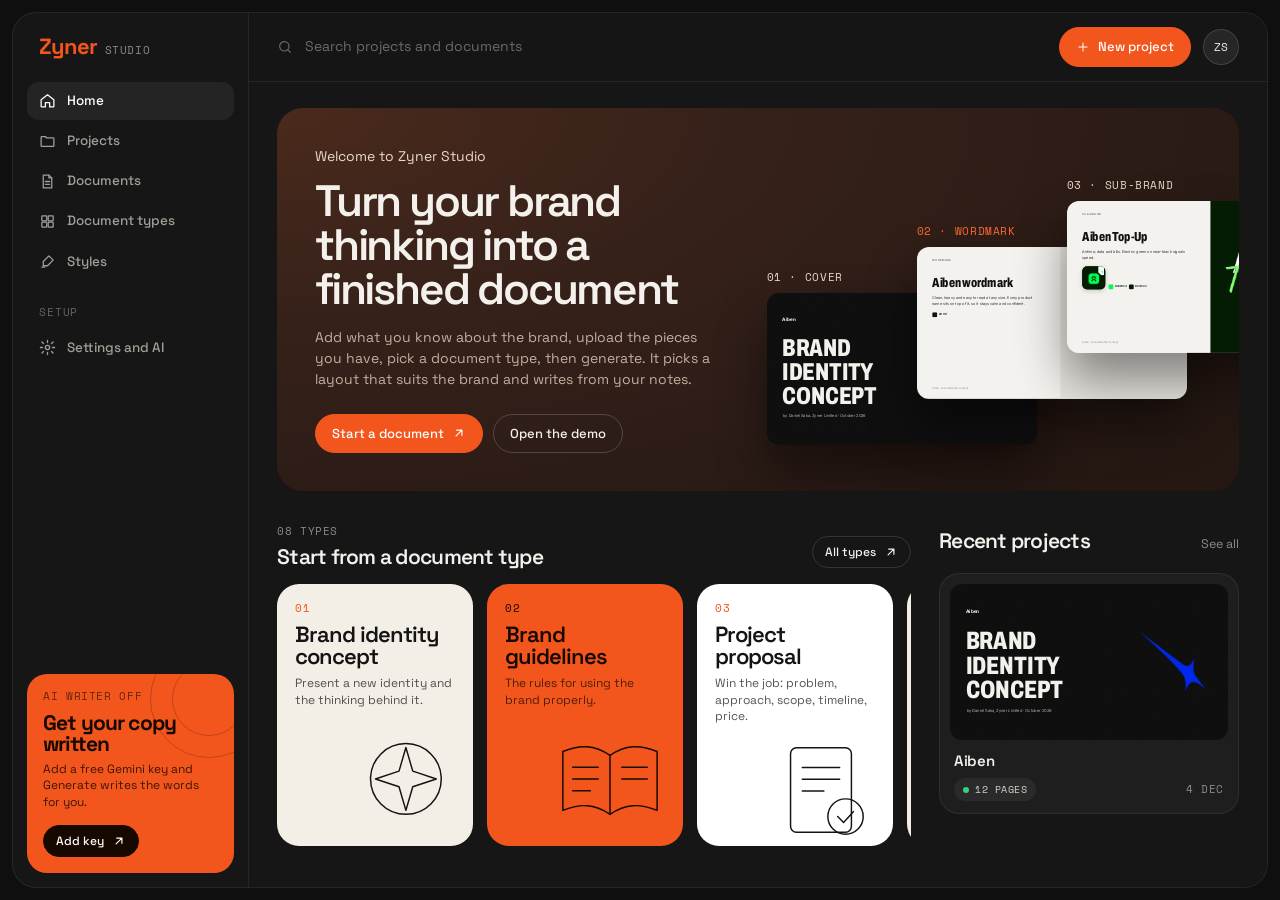
<file: index.html>
<!doctype html>
<html lang="en">
<head>
<meta charset="utf-8">
<meta name="viewport" content="width=device-width, initial-scale=1, viewport-fit=cover">
<title>Zyner Studio</title>
<link rel="preconnect" href="https://fonts.googleapis.com"><link rel="preconnect" href="https://fonts.gstatic.com" crossorigin>
<link href="https://fonts.googleapis.com/css2?family=Archivo:wdth,wght@62..125,400..900&family=Inter:wght@400;500;600;700;800&family=Fraunces:ital,opsz,wght@0,9..144,300..800;1,9..144,300..800&family=Space+Grotesk:wght@300..700&family=Space+Mono:wght@400;700&family=Montserrat:wght@400;500;600;700;800;900&family=Oswald:wght@300..700&family=Source+Sans+3:wght@400;600;700&family=Inter+Tight:wght@400;500;600;700&family=Barlow+Condensed:wght@500;600;700;800&family=DM+Sans:wght@400;500;700&family=Anton&family=Outfit:wght@200..800&family=Manrope:wght@300..800&display=swap" rel="stylesheet">
<link rel="stylesheet" href="app.css">
</head>
<body>
<div id="root"></div>
<div id="printroot"></div>
<div id="toast"></div>
<div id="modal"></div>
<script src="lib.js"></script>
<script src="app.js"></script>
</body>
</html>
</file>
<file: app.css>
:root{--bg:#0f0f0f;--app:#161616;--side:#161616;--card:#1e1e1e;--card2:#242424;--line:rgba(255,255,255,.07);--line2:rgba(255,255,255,.13);--txt:#f4f1ec;--mute:#8e8983;--or:#f2561d;--or2:#ff6a33;--orbg:rgba(242,86,29,.14);--cream:#f3eee6;--ui:'Space Grotesk',system-ui,sans-serif;--mono:'Space Mono',ui-monospace,monospace}
*{box-sizing:border-box}
html,body{margin:0;background:var(--bg);color:var(--txt);font:14px/1.5 var(--ui);-webkit-font-smoothing:antialiased}
button,input,textarea,select{font:inherit;color:inherit}
option{background:#1f1f1f;color:var(--txt)}
a{color:inherit;text-decoration:none}
*{scrollbar-width:thin;scrollbar-color:#2e2e2e transparent}
::-webkit-scrollbar{width:9px;height:9px}::-webkit-scrollbar-track{background:transparent}::-webkit-scrollbar-thumb{background:#2c2c2c;border-radius:9px;border:2px solid transparent;background-clip:padding-box}::-webkit-scrollbar-thumb:hover{background:#3d3d3d;background-clip:padding-box}::-webkit-scrollbar-corner{background:transparent}::-webkit-scrollbar-button{display:none;width:0;height:0}
.stamp{font-family:var(--mono);font-size:10.5px;letter-spacing:.06em;text-transform:uppercase;line-height:1.3;font-weight:400}
.arr{width:14px;height:14px;flex:none}
.shell>*{min-width:0}
.shell{display:grid;grid-template-columns:236px 1fr;height:100vh;padding:12px;gap:0}
.side{background:var(--side);border:1px solid var(--line);border-right:0;border-radius:24px 0 0 24px;display:flex;flex-direction:column;padding:22px 14px 14px;min-height:0}
.ws{display:flex;align-items:baseline;gap:8px;padding:0 12px 24px}
.ws b{font-size:22px;font-weight:700;letter-spacing:-.05em;color:var(--or);line-height:1}
.ws .stamp{color:var(--mute)}
.nav{display:flex;flex-direction:column;gap:2px}
.nav a{display:flex;align-items:center;gap:11px;padding:9px 12px;border-radius:12px;color:#a39e97;font-weight:500;font-size:13.5px;transition:color .15s,background .15s}
.nav a:hover{color:#fff}
.nav a.on{background:#242424;color:#fff}
.nav svg{width:17px;height:17px}
.navh{font-family:var(--mono);font-size:10.5px;letter-spacing:.08em;text-transform:uppercase;color:#68635e;margin:24px 12px 8px}
.sidecta{margin-top:auto;border-radius:20px;padding:16px;background:var(--or);color:#170800;position:relative;overflow:hidden}
.sidecta .stamp{color:rgba(23,8,0,.62);display:block}
.sidecta b{display:block;font-size:21px;font-weight:700;letter-spacing:-.04em;line-height:1.02;margin:8px 0 6px;max-width:150px}
.sidecta span.t{font-size:12px;line-height:1.4;display:block;opacity:.82}
.sidecta .btn{margin-top:14px;background:#170800;color:#fff;border-color:#170800}
.sidecta .ring{position:absolute;right:-34px;top:-34px;width:118px;height:118px;border-radius:50%;border:1.5px solid rgba(23,8,0,.22)}
.sidecta .ring2{position:absolute;right:-12px;top:-12px;width:74px;height:74px;border-radius:50%;border:1.5px solid rgba(23,8,0,.22)}
.sidecta.on{background:#1f1f1f;color:var(--txt);border:1px solid var(--line)}
.sidecta.on .stamp{color:#3ccf7a}.sidecta.on span.t{color:var(--mute);opacity:1;margin-top:6px}
.main{background:var(--app);border:1px solid var(--line);border-radius:0 24px 24px 0;overflow:auto;min-height:0;position:relative}
.top{display:flex;align-items:center;gap:12px;padding:14px 28px;position:sticky;top:0;background:rgba(22,22,22,.86);backdrop-filter:blur(12px);z-index:5;border-bottom:1px solid var(--line)}
.search{flex:1;max-width:460px;display:flex;align-items:center;gap:10px;padding:6px 0;color:#6f6a64}
.search input{flex:1;background:none;border:0;outline:none;color:var(--txt)}
.search input::placeholder{color:#6f6a64}
.top .sp{flex:1}
.btn{display:inline-flex;align-items:center;gap:8px;border:1px solid var(--line2);background:#202020;border-radius:999px;padding:9px 16px;cursor:pointer;font-weight:500;font-size:13px;white-space:nowrap;transition:background .15s,border-color .15s,transform .15s}
.btn:hover{border-color:rgba(255,255,255,.24)}
.btn:active{transform:scale(.98)}
.btn.pri{background:var(--or);border-color:var(--or);color:#fff}.btn.pri:hover{background:var(--or2);border-color:var(--or2)}
.btn.ghost{background:none}
.btn.sm{padding:6px 12px;font-size:12px}
.btn:disabled{opacity:.45;cursor:not-allowed}
.av{width:36px;height:36px;border-radius:50%;background:#262626;display:grid;place-items:center;font-family:var(--mono);font-size:11px;border:1px solid var(--line2)}
.wrap{padding:26px 28px 56px}
.hero{display:grid;grid-template-columns:minmax(0,.95fr) minmax(0,1.05fr);gap:24px;align-items:center;background:radial-gradient(120% 140% at 0% 0%,#4a2a1c 0%,#36211a 40%,#251813 100%);border-radius:26px;padding:38px 0 38px 38px;position:relative;overflow:hidden;min-height:300px}
.hero .hi{font-size:14px;color:#ead8cc;margin:0 0 12px}
.hero h1{font-size:44px;line-height:1;margin:0 0 16px;font-weight:600;letter-spacing:-.05em;max-width:470px}
.hero p.d{color:#c4ae9f;margin:0 0 24px;max-width:400px;font-size:14px}
.hero .ghost{border-color:rgba(255,255,255,.18)}
.heroart{position:relative;height:250px}
.heroart .pv{position:absolute;width:270px}
.heroart .pvi{position:relative;width:100%;aspect-ratio:16/9;border-radius:12px;overflow:hidden;box-shadow:0 26px 50px rgba(0,0,0,.45)}
.heroart .pvi .pg{position:absolute;left:0;top:0;transform-origin:0 0}
.heroart .ser{display:inline-block;margin:0 0 8px;color:#ead8cc}
.heroart .pv:nth-child(2) .ser{color:var(--or2)}
.homeg{display:grid;grid-template-columns:minmax(0,1fr) 300px;gap:28px;align-items:start}
.sec{display:flex;align-items:flex-end;justify-content:space-between;gap:12px;margin:34px 0 16px}
.sec .stamp{color:var(--mute);display:block;margin-bottom:6px}
.sec h2{font-size:21px;margin:0;font-weight:600;letter-spacing:-.035em;line-height:1.1}
.row{display:flex;gap:10px;align-items:center}
.tcards{display:grid;grid-auto-flow:column;grid-auto-columns:196px;gap:14px;overflow-x:auto;padding-bottom:8px;scroll-snap-type:x mandatory}
.tc{scroll-snap-align:start;border-radius:22px;padding:18px 18px 0;min-height:250px;display:flex;flex-direction:column;cursor:pointer;position:relative;overflow:hidden;transition:transform .2s}
.tc:hover{transform:translateY(-4px)}
.tc .stamp{color:var(--or)}
.tc b{font-size:22px;font-weight:600;letter-spacing:-.045em;line-height:1;margin-top:8px}
.tc small{font-size:12px;opacity:.72;margin-top:8px;line-height:1.35}
.tc small.g{opacity:.55;font-size:11.5px}
.tc svg.art{margin-top:auto;align-self:flex-end;width:118px;height:108px;stroke:currentColor;fill:none;stroke-width:1.5;stroke-linecap:round;stroke-linejoin:round;margin:14px -4px 0 0;flex:none}
.tc.c0{background:var(--cream);color:#141414}
.tc.c1{background:var(--or);color:#170800}.tc.c1 .stamp{color:#170800}
.tc.c2{background:#fff;color:#141414}
.tgx{display:grid;grid-template-columns:repeat(auto-fill,minmax(220px,1fr));gap:16px}.tgx .tc{min-height:300px}
.rows{display:flex;flex-direction:column}
.rowi{display:flex;align-items:center;gap:14px;padding:14px 4px;border:0;border-bottom:1px solid var(--line);background:none;cursor:pointer;text-align:left;width:100%}
.rowi:last-child{border-bottom:0}
.rowi .ri{width:38px;height:38px;border-radius:50%;display:grid;place-items:center;background:var(--orbg);color:var(--or2);flex:none;border:1px solid rgba(242,86,29,.3)}
.rowi .rt{flex:1;min-width:0}.rowi b{display:block;font-size:14.5px;font-weight:500;letter-spacing:-.01em}.rowi small{display:block;color:var(--mute);font-size:12.5px}
.rowi .stamp{color:#6d6863}
.rowi:hover b{color:var(--or2)}
.rail{display:flex;flex-direction:column;gap:12px;padding-top:34px}
.railh{display:flex;justify-content:space-between;align-items:baseline;margin-bottom:4px}
.railh h3{font-size:21px;font-weight:600;letter-spacing:-.035em;margin:0}
.railh a{font-size:12.5px;color:var(--mute)}.railh a:hover{color:#fff}
.rail .stamp.day{color:var(--mute)}
.rc{background:#1e1e1e;border:1px solid var(--line);border-radius:20px;padding:10px;display:block;transition:border-color .15s}
.rc:hover{border-color:var(--line2)}
.rc .pthumb{border-radius:12px}
.rc b{display:block;font-size:15px;font-weight:600;letter-spacing:-.02em;margin:10px 4px 0}
.meta{display:flex;justify-content:space-between;align-items:center;gap:8px;margin:6px 4px 2px}
.meta .stamp{color:var(--mute)}
.tag{display:inline-flex;align-items:center;gap:6px;font-family:var(--mono);font-size:10px;letter-spacing:.05em;text-transform:uppercase;padding:4px 9px;border-radius:999px;background:#2a2a2a;color:#d6d0c8;white-space:nowrap;overflow:hidden;text-overflow:ellipsis;max-width:100%}
.tag:before{content:"";width:6px;height:6px;border-radius:50%;background:var(--or);flex:none}
.tag.g:before{background:#3ccf7a}
.grid{display:grid;grid-template-columns:repeat(auto-fill,minmax(250px,1fr));gap:16px}
.pcard{background:#1e1e1e;border:1px solid var(--line);border-radius:22px;overflow:hidden;cursor:pointer;padding:10px;display:block;transition:border-color .15s,transform .2s}
.pcard:hover{border-color:var(--line2);transform:translateY(-2px)}
.pthumb{aspect-ratio:16/9;background:#262626;position:relative;overflow:hidden;border-radius:12px}
.pthumb .pg{position:absolute;left:0;top:0;transform-origin:0 0}
.pmeta{padding:12px 4px 4px}.pmeta b{display:block;font-size:15px;font-weight:600;letter-spacing:-.02em}.pmeta small{color:var(--mute);font-size:12.5px;display:block;margin-top:2px}
.pmeta .bf{margin-top:8px;font-size:11.5px;color:#77726b}
.empty{border:1px dashed rgba(255,255,255,.12);border-radius:20px;padding:30px;text-align:center;color:var(--mute)}
.chipt{display:inline-block;font-family:var(--mono);font-size:10px;letter-spacing:.05em;text-transform:uppercase;padding:3px 9px;border-radius:999px;background:#2a2a2a;color:#d6d0c8;margin-right:5px;vertical-align:middle}
.stamp.k{color:var(--or2);display:block;margin-top:6px}
h1.ph{font-size:38px;margin:8px 0 8px;font-weight:600;letter-spacing:-.05em;line-height:1.02}
.sub{color:var(--mute);margin:0 0 26px;max-width:560px}
.list{display:flex;flex-direction:column;gap:10px}
.li{display:flex;align-items:center;gap:16px;background:#1e1e1e;border:1px solid var(--line);border-radius:20px;padding:10px 14px 10px 10px}
.li .pthumb{width:150px;flex:none;border-radius:10px}
.li .grow{flex:1;min-width:0}.li .grow b{display:block;font-size:15px;font-weight:600;letter-spacing:-.02em;margin-bottom:6px}
/* forms */
label.l{display:block;font-family:var(--mono);font-size:10.5px;letter-spacing:.07em;text-transform:uppercase;color:#7d7871;margin:18px 0 8px}
input.f,textarea.f,select.f{width:100%;background:#1c1c1c;border:1px solid var(--line);border-radius:14px;padding:11px 14px;outline:none;transition:border-color .15s,box-shadow .15s}
input.f:focus,textarea.f:focus,select.f:focus{border-color:var(--or);box-shadow:0 0 0 3px var(--orbg)}
input.f::placeholder,textarea.f::placeholder{color:#5f5a55}
textarea.f{min-height:84px;resize:vertical}
.hint{color:var(--mute);font-size:12.5px;margin:4px 0 10px}
.two{display:grid;grid-template-columns:1fr 1fr;gap:12px}
/* modal */
#modal{display:none;position:fixed;inset:0;background:rgba(0,0,0,.66);backdrop-filter:blur(6px);z-index:50;align-items:center;justify-content:center;padding:16px}
#modal.on{display:flex}
.mbox{background:#181818;border:1px solid var(--line2);border-radius:26px;padding:26px;width:min(540px,100%);max-height:90vh;overflow:auto;box-shadow:0 40px 80px rgba(0,0,0,.5)}
.mbox.wide{width:min(1040px,100%)}
.mbox h3{margin:4px 0 4px;font-size:26px;font-weight:600;letter-spacing:-.045em;line-height:1.05}
.mhd{display:flex;justify-content:space-between;align-items:flex-start;gap:12px;margin-bottom:12px}.mhd .stamp{color:var(--or2)}
.tgrid{display:grid;grid-template-columns:1fr 1fr;gap:8px;margin-top:6px}
.topt{border:1px solid var(--line);border-radius:16px;padding:12px;cursor:pointer;background:#1e1e1e;transition:border-color .15s}
.topt:hover{border-color:var(--line2)}
.topt.on{border-color:var(--or);background:var(--orbg)}
.topt b{display:block;font-size:13.5px;font-weight:600}.topt small{color:var(--mute);font-size:11.5px;line-height:1.3;display:block;margin-top:2px}
.sgrid{display:grid;grid-template-columns:repeat(auto-fill,minmax(220px,1fr));gap:12px}
.sopt{border:1px solid var(--line);background:#1e1e1e;border-radius:18px;padding:8px;cursor:pointer;text-align:left;transition:border-color .15s,transform .2s}
.sopt:hover{border-color:var(--line2);transform:translateY(-2px)}
.sopt.on{border-color:var(--or);box-shadow:0 0 0 3px var(--orbg)}
.sopt .pthumb.auto{display:grid;place-items:center;background:radial-gradient(120% 140% at 0% 0%,#4a2a1c,#251813);color:var(--or2)}
.sopt .sm{display:block;padding:10px 4px 4px}.sopt .sm b{display:block;font-size:14px;font-weight:600;letter-spacing:-.02em}.sopt .sm small{display:-webkit-box;-webkit-line-clamp:2;-webkit-box-orient:vertical;overflow:hidden;color:var(--mute);font-size:11.5px;line-height:1.35;margin-top:2px}
#toast{position:fixed;left:50%;bottom:24px;transform:translateX(-50%);background:#222;border:1px solid var(--line2);padding:11px 18px;border-radius:999px;z-index:60;display:none;max-width:92vw;text-align:center;box-shadow:0 20px 40px rgba(0,0,0,.4)}
#toast.err{border-color:#b33;color:#ffb4a8}
/* workspace */
.wsp{display:grid;grid-template-rows:auto 1fr;height:100vh;background:var(--bg)}
.wtop{display:flex;align-items:center;gap:8px;padding:10px 16px;border-bottom:1px solid var(--line);background:#151515}
.wtop .bk{width:36px;height:36px;padding:0;justify-content:center}
.wtop input.name{background:none;border:0;outline:none;font-weight:600;font-size:17px;letter-spacing:-.03em;width:200px;min-width:80px;padding:4px 6px;border-radius:8px}
.wtop input.name:focus{background:#1f1f1f}
.wtop .sep{width:1px;height:22px;background:var(--line2);margin:0 6px;flex:none}
.pill{display:inline-flex;align-items:center;gap:8px;border:1px solid var(--line2);background:#1f1f1f;border-radius:999px;padding:0 14px;height:36px;cursor:pointer;flex:none;max-width:280px;min-width:0;transition:border-color .15s}
.pill:hover{border-color:rgba(255,255,255,.24)}
.pill .stamp{color:#6d6863}
.pill b{font-weight:500;font-size:13px;white-space:nowrap;overflow:hidden;text-overflow:ellipsis}
.pill select{appearance:none;-webkit-appearance:none;background:none;border:0;outline:none;font-size:13px;font-weight:500;cursor:pointer;width:auto;max-width:200px;padding:0 2px 0 0;height:34px}
.pill svg.cv{width:14px;height:14px;opacity:.6;flex:none}
.wbody{display:grid;grid-template-columns:420px 1fr;min-height:0}
.phone{margin:16px;border:1px solid var(--line2);border-radius:36px;background:#171717;display:flex;flex-direction:column;min-height:0;overflow:hidden;box-shadow:0 0 0 7px #0b0b0b,0 30px 60px rgba(0,0,0,.45)}
.phone .notch{height:24px;display:flex;justify-content:center;align-items:center}.phone .notch i{width:70px;height:5px;border-radius:9px;background:#2a2a2a}
.steps{display:grid;grid-template-columns:repeat(3,minmax(0,1fr));gap:6px;padding:6px 14px 14px;border-bottom:1px solid var(--line)}
.st{border:1px solid var(--line);background:#1d1d1d;padding:8px 10px;border-radius:14px;color:#a39e97;font-weight:500;font-size:12.5px;cursor:pointer;text-align:left;display:flex;flex-direction:column;gap:3px;white-space:nowrap;overflow:hidden;text-overflow:ellipsis;transition:border-color .15s,background .15s}
.st:hover{border-color:var(--line2)}
.st .n{font-family:var(--mono);font-size:10px;letter-spacing:.06em;color:#6d6863;display:flex;justify-content:space-between;align-items:center}
.st.on{background:var(--or);border-color:var(--or);color:#fff}.st.on .n{color:rgba(255,255,255,.72)}
.st .d{display:inline-block;width:6px;height:6px;border-radius:50%;background:#353535}
.st .d.ok{background:#3ccf7a}
.st.on .d,.st.on .d.ok{background:#fff}
.pane{overflow:auto;padding:4px 18px 30px;flex:1}
.pane>label.l:first-of-type{margin-top:12px}
.phfoot{padding:12px 16px 16px;border-top:1px solid var(--line);display:flex;gap:8px}
.phfoot .btn{flex:1;justify-content:center;height:42px}
.piece{background:#1e1e1e;border:1px solid var(--line);border-radius:18px;padding:12px;margin:10px 0}
.piece.off{opacity:.5}
.phd{display:flex;align-items:center;gap:8px}
.phd input{flex:1;min-width:0;background:none;border:0;outline:none;font-weight:600}
.kind{font-family:var(--mono);font-size:10px;letter-spacing:.05em;text-transform:uppercase;padding:4px 9px;border-radius:999px;background:#2a2a2a;color:#d6d0c8;border:0;outline:none}
.tog{font-family:var(--mono);font-size:10px;letter-spacing:.05em;text-transform:uppercase;padding:4px 10px;border-radius:999px;border:1px solid var(--line2);background:none;cursor:pointer;color:var(--mute)}
.tog.on{background:var(--orbg);border-color:var(--or);color:var(--or2)}
.files{display:flex;gap:6px;flex-wrap:wrap;margin:8px 0}
.fth{width:62px;height:62px;border-radius:12px;background:#ece8e1 center/contain no-repeat;position:relative;border:1px solid var(--line)}
.fth button{position:absolute;right:-6px;top:-6px;width:20px;height:20px;border-radius:50%;border:0;background:#333;cursor:pointer;font-size:12px;line-height:1}
.addf{width:62px;height:62px;border-radius:12px;border:1px dashed rgba(255,255,255,.18);display:grid;place-items:center;color:var(--mute);cursor:pointer;background:none;font-size:20px}
.cols{display:flex;gap:6px;flex-wrap:wrap;align-items:center}
.cdot{width:26px;height:26px;border-radius:8px;border:1px solid var(--line2);position:relative;overflow:hidden;cursor:pointer;padding:0}
.cdot input{position:absolute;inset:-8px;opacity:0;cursor:pointer}
.more{font-family:var(--mono);font-size:10.5px;letter-spacing:.05em;text-transform:uppercase;color:var(--or2);cursor:pointer;margin-top:8px;display:inline-block}
.x{border:0;background:none;color:var(--mute);cursor:pointer;font-size:16px}
.kv{display:grid;grid-template-columns:1fr 1.4fr auto;gap:6px;margin:6px 0}
.canvas{overflow:auto;padding:22px 28px 60px;min-height:0}
.docw{max-width:1040px;margin:0 auto}
.pgwrap{position:relative;width:100%;aspect-ratio:16/9;margin:0 0 20px;border-radius:10px;overflow:hidden;box-shadow:0 14px 40px rgba(0,0,0,.5)}
.pgwrap .pg{position:absolute;left:0;top:0;transform:scale(var(--s,.5));transform-origin:0 0}
.why{display:flex;align-items:center;gap:10px;background:#181818;border:1px solid var(--line);border-radius:999px;padding:9px 16px;margin:0 auto 20px;max-width:1040px;color:#bdb7af;font-size:13px}
.why .stamp{color:var(--or2);flex:none}.why b{color:#fff;font-weight:600;flex:none}.why span.w{white-space:nowrap;overflow:hidden;text-overflow:ellipsis;min-width:0}
.mobsw{display:none}
[contenteditable]:hover{outline:1px dashed rgba(128,128,128,.5);outline-offset:4px}
[contenteditable]:focus{outline:2px solid var(--or);outline-offset:4px}
.mnav{display:none}
/* ---------- document pages ---------- */
.pg{width:1280px;height:720px;overflow:hidden;position:relative;background:var(--bg0);color:var(--fg0);font-family:var(--bf),Inter,sans-serif}
.pg.grain:before{content:"";position:absolute;inset:0;pointer-events:none;opacity:.07;mix-blend-mode:overlay;background-image:url("data:image/svg+xml;utf8,<svg xmlns='http://www.w3.org/2000/svg' width='200' height='200'><filter id='n'><feTurbulence type='fractalNoise' baseFrequency='.85' numOctaves='2' stitchTiles='stitch'/></filter><rect width='100%' height='100%' filter='url(%23n)'/></svg>")}
.pg .lab{position:absolute;left:72px;top:52px;font-size:12.5px;font-weight:600;letter-spacing:.14em;text-transform:uppercase;opacity:.55}
.pg .no{position:absolute;right:72px;top:52px;font-size:12.5px;font-weight:600;opacity:.55}
.pg .foot{position:absolute;left:72px;right:72px;bottom:42px;display:flex;justify-content:space-between;font-size:12px;opacity:.45}
.pg .H{font-family:var(--hf),Inter,sans-serif;font-stretch:var(--hs);font-weight:var(--hw);letter-spacing:var(--hl);text-transform:var(--hc);line-height:.98;margin:0}
.pg .B{font-size:19px;line-height:1.55;opacity:.84}
.pg .B p{margin:0 0 14px}
.pg img{display:block;max-width:100%;max-height:100%;object-fit:contain}
.pg .tile{border-radius:var(--r);display:flex;align-items:center;justify-content:center;overflow:hidden}
.L-cover .H{font-size:116px;text-transform:var(--cc)}
.L-cover .meta{font-size:19px;opacity:.72;margin-top:24px}
.L-cover .tt{position:absolute;left:72px;bottom:120px;max-width:720px}
.L-cover .brand{position:absolute;left:72px;top:110px;font-weight:700;font-size:22px;letter-spacing:.01em}
.L-cover .hero{position:absolute;right:72px;top:120px;bottom:120px;width:400px}
.L-cover .hero img{max-height:330px;max-width:300px}
.L-statement .H{font-size:92px;position:absolute;left:72px;top:140px;max-width:760px}
.L-statement .B{position:absolute;left:880px;right:72px;top:150px}
.L-text .H{font-size:64px;position:absolute;left:72px;top:140px;width:520px}
.L-text .B{position:absolute;left:680px;right:72px;top:150px}
.L-divider .H{font-size:128px;position:absolute;left:72px;bottom:110px;max-width:860px;text-transform:var(--cc)}
.L-divider .num{position:absolute;right:66px;bottom:70px;font-family:var(--hf);font-stretch:var(--hs);font-weight:800;font-size:280px;line-height:.8;opacity:.16}
.hdr{position:absolute;left:72px;right:72px;top:130px;display:grid;grid-template-columns:1fr 1fr;gap:60px;align-items:start}
.hdr .H{font-size:58px}
.hdr .B{font-size:17.5px}
.L-list .items{position:absolute;left:72px;right:72px;top:330px;bottom:100px;display:grid;gap:16px}
.L-list .it{border-top:2px solid currentColor;padding-top:16px}
.L-list .it .n{font-family:var(--hf);font-stretch:var(--hs);font-weight:var(--hw);font-size:30px;opacity:.5}
.L-list .it b{display:block;font-size:20px;margin:6px 0 6px}
.L-list .it span{font-size:15.5px;opacity:.78;line-height:1.45;display:block}
.L-steps .items{position:absolute;left:72px;right:72px;top:360px;display:grid;gap:22px}
.L-steps .it{position:relative;padding-top:56px}
.L-steps .it:before{content:"";position:absolute;left:0;right:-22px;top:20px;height:2px;background:currentColor;opacity:.25}
.L-steps .it .n{position:absolute;left:0;top:0;width:42px;height:42px;border-radius:50%;background:var(--acc);color:var(--accfg);display:grid;place-items:center;font-weight:700}
.L-steps .it b{display:block;font-size:20px;margin-bottom:6px}.L-steps .it span{font-size:15.5px;opacity:.78;line-height:1.45}
.L-table table{position:absolute;left:72px;right:72px;top:330px;border-collapse:collapse;font-size:18px}
.L-table td{padding:14px 10px;border-top:1px solid currentColor;border-color:rgba(128,128,128,.35);vertical-align:top}
.L-table td:first-child{font-weight:700;width:38%}
.L-table td:last-child{text-align:right}
.L-table tr:last-child td{border-bottom:1px solid rgba(128,128,128,.35)}
.L-piece .l{position:absolute;left:72px;top:140px;width:520px}
.L-piece .H{font-size:62px}
.L-piece .B{margin-top:24px;font-size:18px}
.L-piece .r{position:absolute;right:0;top:0;bottom:0;width:600px}
.L-piece .r .tile{position:absolute;inset:0;border-radius:0;padding:70px}
.L-piece .r .tile img{max-height:330px}
.L-piece .extra{display:flex;gap:14px;align-items:flex-end;margin-top:28px}
.L-piece .extra .tile{width:110px;height:110px;padding:0;border-radius:calc(var(--r) + 10px);box-shadow:0 8px 24px rgba(0,0,0,.18)}
.L-piece .extra .tile img{width:100%;height:100%;object-fit:cover}
.chips{display:flex;gap:10px;flex-wrap:wrap}
.chip{display:flex;align-items:center;gap:7px;font-size:12.5px;font-weight:600}
.chip i{width:24px;height:24px;border-radius:6px;border:1px solid rgba(128,128,128,.3)}
.L-pieces .tiles{position:absolute;left:72px;right:72px;top:360px;bottom:96px;display:grid;gap:16px}
.L-pieces .cell{display:flex;flex-direction:column;gap:8px;min-height:0}
.L-pieces .cell .tile{flex:1;padding:22px;min-height:0}
.L-pieces .cell small{font-size:13px;font-weight:600;opacity:.7}
.L-colours .sw{position:absolute;left:72px;right:72px;top:350px;bottom:96px;display:flex;gap:12px}
.L-colours .s{flex:1;border-radius:var(--r);display:flex;flex-direction:column;justify-content:flex-end;padding:14px;font-size:12.5px;font-weight:600;border:1px solid rgba(128,128,128,.2)}
.L-colours .s span{opacity:.75;font-weight:500}
.L-type .fonts{position:absolute;left:72px;right:72px;top:340px;bottom:96px;display:grid;gap:20px}
.L-type .fc{border-top:2px solid currentColor;padding-top:14px}
.L-type .aa{font-size:110px;line-height:1}
.L-type .fc b{display:block;font-size:20px;margin-top:10px}.L-type .fc span{opacity:.7;font-size:14px}
.L-quote .q{position:absolute;left:72px;top:110px;font-family:var(--hf);font-size:200px;line-height:1;opacity:.25}
.L-quote .H{position:absolute;left:72px;right:200px;top:220px;font-size:72px;line-height:1.05}
.L-quote .B{position:absolute;left:72px;bottom:110px;font-size:17px}
.L-closing .H{font-size:84px;position:absolute;left:72px;top:150px;max-width:800px}
.L-closing .B{position:absolute;left:72px;top:390px;max-width:620px}
.L-closing .contact{position:absolute;left:72px;bottom:96px;font-size:15px;opacity:.75}
.L-closing .hero{position:absolute;right:80px;bottom:90px;width:180px;height:180px}
#printroot{display:none}
@media print{
 @page{size:1280px 720px;margin:0}
 html,body{background:#fff}
 #root,#toast,#modal{display:none!important}
 #printroot{display:block}
 #printroot .pg{break-after:page;page-break-after:always}
 *{-webkit-print-color-adjust:exact;print-color-adjust:exact}
}
@media (max-width:1180px){.homeg{grid-template-columns:1fr}.rail{padding-top:0}.rail .rcs{display:grid;grid-template-columns:repeat(auto-fill,minmax(240px,1fr));gap:12px}.wbody{grid-template-columns:380px 1fr}.hero h1{font-size:38px}}
@media (max-width:820px){
 .shell{grid-template-columns:1fr;padding:0;height:auto;min-height:100vh}
 .side{display:none}
 .main{border-radius:0;border:0;padding-bottom:78px;overflow:visible}
 .top{padding:12px 16px;gap:8px}
 .top .btn .lbl{display:none}
 .wrap{padding:16px 16px 30px}
 .hero{grid-template-columns:1fr;padding:26px 22px;min-height:0}.heroart{display:none}
 .hero h1{font-size:32px}
 h1.ph{font-size:30px}
 .tcards{grid-auto-columns:170px}.tc{min-height:220px}.tc b{font-size:19px}
 .mnav{display:flex;position:fixed;left:10px;right:10px;bottom:10px;background:rgba(24,24,24,.94);backdrop-filter:blur(12px);border:1px solid var(--line2);border-radius:22px;z-index:30;padding:8px 6px calc(8px + env(safe-area-inset-bottom))}
 .mnav a{flex:1;display:flex;flex-direction:column;align-items:center;gap:3px;font-family:var(--mono);font-size:9.5px;letter-spacing:.04em;text-transform:uppercase;color:var(--mute)}
 .mnav a.on{color:var(--or2)}.mnav svg{width:19px;height:19px}
 .wsp{height:auto;min-height:100vh}
 .wtop{flex-wrap:wrap;gap:6px;padding:8px 10px}.wtop .sep{display:none}.wtop input.name{width:auto;flex:1}
 .pill{height:32px;padding:0 10px;max-width:48%}.pill .stamp{display:none}.wtop .btn{padding:6px 12px;font-size:12px}
 .wbody{grid-template-columns:1fr}
 .phone{margin:10px;border-radius:26px;box-shadow:none;min-height:70vh}
 .mobsw{display:flex;gap:6px;padding:8px 12px 0}
 .mobsw .st{flex:1;text-align:center;align-items:center}
 body.vprev .phone{display:none}
 body:not(.vprev) .canvas{display:none}
 .canvas{padding:12px}
 .why{border-radius:16px;flex-wrap:wrap}.why span.w{white-space:normal}
 .li .pthumb{width:110px}
}

/* ===== Kit: Campaign (learned from a campaign-style brand playbook) ===== */
.pg.k-campaign .H{line-height:1}
.pg.k-campaign .a2{color:var(--acc)}
.pg.k-campaign .rule{position:absolute;left:44px;right:44px;top:34px;border-top:2px dotted currentColor;opacity:.35}
.pg.k-campaign .rule.b{top:auto;bottom:40px}
.pg.k-campaign .lab{top:48px;left:44px;font-size:17px;letter-spacing:0;text-transform:none;font-weight:800;color:var(--acc);opacity:1}
.pg.k-campaign .no{top:auto;bottom:14px;right:44px;font-size:12px}
.pg.k-campaign .foot{bottom:14px;left:44px;right:120px;font-size:12px}
.pg.k-campaign.t-paper .H{color:var(--deep)}
.pg.k-campaign.t-dark.L-statement .B{background:var(--acc);color:var(--accfg)}
.pg.k-campaign.L-statement .H{left:44px;top:110px;max-width:700px;font-size:96px}
.pg.k-campaign.L-statement .B{left:800px;right:60px;top:0;height:560px;background:var(--deep);color:#fff;opacity:1;border-radius:0 0 230px 230px;padding:190px 46px 0;font-weight:600;font-size:19px}
.pg.k-campaign.L-text .H{left:44px;top:110px}
.pg.k-campaign.L-text .B{left:680px;top:120px}
.pg.k-campaign .hdr{left:44px;right:44px;top:100px}
.pg.k-campaign.L-divider .num{display:none}
.pg.k-campaign.L-divider:after{content:"";position:absolute;right:90px;top:0;width:300px;height:500px;background:var(--acc);border-radius:0 0 150px 150px}
.pg.k-campaign.L-divider .H{left:44px;bottom:90px;font-size:150px;max-width:780px;color:#fff;position:absolute;z-index:1}
.pg.k-campaign.L-list .it,.pg.k-campaign.L-steps .it{border-top:0;background:var(--deep);color:#fff;padding:26px 26px 60px;border-radius:0 0 160px 160px}
.pg.k-campaign.L-list .it .n{color:var(--acc);opacity:1}
.pg.k-campaign.L-steps .it:before{display:none}
.pg.k-campaign.L-steps .it .n{position:static;margin-bottom:14px}
.pg.k-campaign .tile{border-radius:0 0 140px 140px}
.pg.k-campaign.L-piece .r .tile{border-radius:0 0 300px 300px;inset:0 40px 60px 0}
.pg.k-campaign.L-colours .s{border-radius:0 0 90px 90px;padding-bottom:40px}
.pg.k-campaign.L-cover .H{font-size:104px;color:#fff}
.pg.k-campaign.L-cover .tt{left:56px;bottom:90px;max-width:700px}
.pg.k-campaign.L-cover .brand{left:56px;top:56px;color:var(--acc);font-weight:800}
.pg.k-campaign.L-cover .hero{right:70px;top:0;bottom:80px;width:400px;border-radius:0 0 200px 200px;background:#fff!important;padding:60px}
.pg.k-campaign.L-closing .H{color:#fff}
.pg.k-campaign.L-quote .q{color:var(--acc);opacity:1}

/* ===== Kit: Gallery Grid (learned from a city-of-culture identity guide) ===== */
.pg.k-grid .rule{position:absolute;left:42px;right:42px;top:118px;border-top:1.5px solid currentColor;opacity:.55}
.pg.k-grid .rule.m{top:578px}
.pg.k-grid .lab{left:42px;top:140px;width:380px;font-size:40px;font-weight:500;letter-spacing:-.03em;text-transform:none;opacity:1;line-height:1.05;font-family:var(--hf),Inter,sans-serif}
.pg.k-grid .lab span{display:block}
.pg.k-grid .no{display:none}
.pg.k-grid .foot{left:42px;right:42px;bottom:34px;display:grid;grid-template-columns:425px 425px 1fr;font-size:10px;opacity:.8}
.pg.k-grid .stripe{position:absolute;left:0;right:0;bottom:0;height:18px;display:flex}
.pg.k-grid .stripe i,.pg.k-grid .stack i{flex:1}
.pg.k-grid .stack{position:absolute;right:42px;bottom:40px;width:94px;height:106px;display:flex;flex-direction:column}
.pg.k-grid .hdr{left:467px;right:42px;top:140px;grid-template-columns:1fr 1fr;gap:42px}
.pg.k-grid .hdr .H{font-size:34px;line-height:1.08}
.pg.k-grid .hdr .B{font-size:15px;line-height:1.5}
.pg.k-grid.L-list .items,.pg.k-grid.L-steps .items,.pg.k-grid.L-pieces .tiles,.pg.k-grid.L-colours .sw,.pg.k-grid.L-type .fonts,.pg.k-grid.L-table table{left:467px;right:42px;top:300px;bottom:80px}
.pg.k-grid.L-list .items,.pg.k-grid.L-pieces .tiles,.pg.k-grid.L-colours .sw,.pg.k-grid.L-type .fonts{border-top:1px solid rgba(128,128,128,.5);padding-top:20px}
.pg.k-grid.L-list .it{border-top:0}
.pg.k-grid.L-table table{bottom:auto;font-size:15px}
.pg.k-grid.L-statement .H{left:467px;top:140px;max-width:770px;font-size:70px;font-weight:500}
.pg.k-grid.L-statement .B{left:467px;right:auto;width:420px;top:auto;bottom:90px;font-size:15px}
.pg.k-grid.L-text .H{left:467px;top:140px;width:380px;font-size:38px}
.pg.k-grid.L-text .B{left:892px;right:42px;top:145px;font-size:15px}
.pg.k-grid.L-piece .l{left:42px;top:300px;width:380px}
.pg.k-grid.L-piece .H{font-size:30px}
.pg.k-grid.L-piece .B{font-size:15px}
.pg.k-grid.L-piece .r{left:467px;right:42px;top:140px;bottom:70px;width:auto}
.pg.k-grid.L-piece .r .tile{padding:50px}
.pg.k-grid.L-colours .s{border-radius:0;border:0;font-size:11px}
.pg.k-grid.L-divider .num{left:42px;right:auto;top:140px;bottom:auto;font-size:40px;font-weight:500;opacity:.6;font-family:var(--hf),Inter,sans-serif}
.pg.k-grid.L-divider .H{left:467px;top:140px;bottom:auto;font-size:90px;font-weight:500}
.pg.k-grid.L-divider .lab{display:none}
.pg.k-grid.L-cover .hero{left:320px;right:320px;top:150px;bottom:170px;width:auto;background:transparent!important}
.pg.k-grid.L-cover .hero img{max-height:380px;max-width:520px}
.pg.k-grid.L-cover .brand{left:42px;top:auto;bottom:70px;font-size:34px;font-weight:500;letter-spacing:-.03em;max-width:400px;line-height:1.1}
.pg.k-grid.L-cover .tt{left:892px;bottom:60px;max-width:220px}
.pg.k-grid.L-cover .H{font-size:34px;line-height:1.1}
.pg.k-grid.L-cover .meta{font-size:10px;margin-top:14px}
.pg.k-grid.L-closing .H{left:42px;top:140px;font-size:38px;max-width:380px}
.pg.k-grid.L-closing .B{left:467px;top:140px;right:42px;max-width:none;font-size:32px;line-height:1.25;opacity:1}
.pg.k-grid.L-closing .lab{display:none}
.pg.k-grid.L-quote .H{left:467px;top:140px;font-size:56px;font-weight:500}
.pg.k-grid.L-quote .q{left:42px;top:120px}

/* ===== Kit: Industrial (learned from an infrastructure company's brand guide) ===== */
.pg.k-ind .nav{position:absolute;left:0;right:0;top:0;height:58px;background:#000;color:#fff;display:flex;align-items:center;justify-content:center;gap:10px;font-family:'Oswald',sans-serif;font-weight:500;text-transform:uppercase;font-size:15px;letter-spacing:.02em;white-space:nowrap;overflow:hidden;padding:0 40px}
.pg.k-ind .nav em{font-style:normal;opacity:.6}
.pg.k-ind .nav .on{color:var(--acc)}
.pg.k-ind .lab{left:110px;top:122px;font-family:'Oswald',sans-serif;font-size:30px;font-weight:500;letter-spacing:0;color:var(--acc);opacity:1}
.pg.k-ind .no{top:auto;bottom:22px;right:36px;font-size:11px}
.pg.k-ind .no:before{content:"PAGE "}
.pg.k-ind .foot{display:none}
.pg.k-ind .H{line-height:.95}
.pg.k-ind.L-text .H{left:110px;top:166px;width:440px;font-size:92px}
.pg.k-ind.L-text .B{left:590px;right:90px;top:180px;font-size:19px}
.pg.k-ind.L-statement .H{left:110px;top:166px;max-width:1000px;font-size:104px}
.pg.k-ind.L-statement .B{left:110px;right:auto;width:440px;top:auto;bottom:80px;border:3px solid var(--acc);padding:22px 24px;font-family:'Oswald',sans-serif;text-transform:uppercase;font-size:22px;line-height:1.3;text-align:center;opacity:1}
.pg.k-ind.L-statement .B p{margin:0}
.pg.k-ind .hdr{left:110px;right:90px;top:166px}
.pg.k-ind .hdr .H{font-size:78px}
.pg.k-ind.L-list .it{border-top:0;border-left:5px solid var(--acc);padding-left:18px}
.pg.k-ind.L-list .it .n{color:var(--acc);opacity:1}
.pg.k-ind.L-list .it b,.pg.k-ind.L-steps .it b{font-family:'Oswald',sans-serif;text-transform:uppercase;font-weight:500;font-size:22px}
.pg.k-ind.L-steps .it .n{border-radius:0}
.pg.k-ind.L-table td:first-child{background:rgba(128,128,128,.16)}
.pg.k-ind.L-table table{left:110px;right:90px;top:340px}
.pg.k-ind.L-list .items,.pg.k-ind.L-steps .items,.pg.k-ind.L-pieces .tiles,.pg.k-ind.L-colours .sw,.pg.k-ind.L-type .fonts{left:110px;right:90px;top:360px}
.pg.k-ind.L-divider .num{display:none}
.pg.k-ind.L-divider .H{left:110px;top:130px;bottom:auto;font-size:150px}
.pg.k-ind.L-divider .lab{display:none}
.pg.k-ind .blocks{position:absolute;left:0;right:0;bottom:0;height:280px;display:flex;gap:16px}
.pg.k-ind .blocks i:nth-child(1){flex:2.3}.pg.k-ind .blocks i:nth-child(2){flex:1}.pg.k-ind .blocks i:nth-child(3){flex:1.5}
.pg.k-ind.L-piece .l{left:110px;top:166px;width:480px}
.pg.k-ind.L-piece .H{font-size:78px}
.pg.k-ind.L-piece .r{top:58px}
.pg.k-ind.L-cover .hero{left:40px;right:auto;top:30px;bottom:30px;width:720px;background:transparent!important}
.pg.k-ind.L-cover .hero img{max-height:640px;max-width:680px}
.pg.k-ind.L-cover .tt{left:auto;right:70px;bottom:64px;text-align:right;max-width:560px}
.pg.k-ind.L-cover .H{font-size:84px}
.pg.k-ind.L-cover .brand{left:auto;right:70px;top:60px;font-family:'Oswald',sans-serif;text-transform:uppercase;font-weight:500;background:var(--acc);color:var(--accfg);padding:8px 16px}
.pg.k-ind.L-closing .H{left:110px;top:140px;font-size:120px}
.pg.k-ind.L-closing .B{left:110px;top:400px}
.pg.k-ind.L-closing .contact{left:110px;background:var(--acc);color:var(--accfg);padding:16px 22px;opacity:1;font-weight:600}
.pg.k-ind.L-quote .q{color:var(--acc);opacity:1;top:90px;left:110px}
.pg.k-ind.L-quote .H{left:110px;top:220px}

/* ===== Kit: Signal (learned from a road-safety group's brand guidelines) ===== */
.pg.k-sig .strip{position:absolute;left:0;right:0;bottom:0;height:11px;background:var(--acc)}
.pg.k-sig.t-accent .strip{background:var(--ink)}
.pg.k-sig .mark{position:absolute;left:24px;bottom:28px;font-weight:800;font-size:15px;letter-spacing:.14em;text-transform:uppercase}
.pg.k-sig .lab{left:103px;top:52px;font-size:21px;font-weight:400;letter-spacing:0;text-transform:none;opacity:.85}
.pg.k-sig .no{top:auto;bottom:32px;right:100px;font-size:13px;opacity:.5}
.pg.k-sig .foot{display:none}
.pg.k-sig .H{line-height:1.05}
.pg.k-sig.L-text .H{left:103px;right:103px;top:90px;width:auto;font-size:58px}
.pg.k-sig.L-text .B{left:103px;right:103px;top:240px;column-count:2;column-gap:64px;font-size:17px}
.pg.k-sig .hdr{left:103px;right:103px;top:90px;grid-template-columns:1fr;gap:20px}
.pg.k-sig .hdr .H{font-size:56px}
.pg.k-sig .hdr .B{max-width:900px;font-size:17px}
.pg.k-sig.L-list .items,.pg.k-sig.L-steps .items,.pg.k-sig.L-pieces .tiles,.pg.k-sig.L-colours .sw,.pg.k-sig.L-type .fonts,.pg.k-sig.L-table table{left:103px;right:103px;top:300px;bottom:90px}
.pg.k-sig.L-table table{bottom:auto;border:1px solid var(--ink)}
.pg.k-sig.L-table tr:first-child td{background:var(--ink);color:var(--bg0);font-weight:700;font-size:20px}
.pg.k-sig.L-table td{border-color:var(--ink)}
.pg.k-sig.L-list .it{border-top:0;background:#212427;color:#fefef4;padding:26px;clip-path:polygon(0 0,100% 0,100% calc(100% - 44px),calc(100% - 44px) 100%,0 100%)}
.pg.k-sig.L-list .it .n{color:var(--acc);opacity:1}
.pg.k-sig.L-steps .it .n{border-radius:0}
.pg.k-sig .tile{clip-path:polygon(44px 0,100% 0,100% 100%,0 100%,0 44px)}
.pg.k-sig.L-statement .H{left:103px;top:110px;max-width:980px;font-size:96px}
.pg.k-sig.L-statement .B{left:103px;right:auto;width:620px;top:auto;bottom:120px}
.pg.k-sig .chev{position:absolute;right:110px;bottom:70px;display:flex}
.pg.k-sig .chev i{width:46px;height:46px;border-top:16px solid currentColor;border-right:16px solid currentColor;transform:rotate(45deg);margin-left:-4px}
.pg.k-sig.L-divider .num{display:none}
.pg.k-sig.L-divider .lab{display:none}
.pg.k-sig.L-divider .H{left:215px;top:320px;bottom:auto;font-size:62px;max-width:900px}
.pg.k-sig.L-divider .strip{background:var(--acc)}
.pg.k-sig.L-cover .tt{left:60px;top:120px;bottom:auto;max-width:380px}
.pg.k-sig.L-cover .H{font-size:64px;color:var(--acc)}
.pg.k-sig.L-cover .meta{color:var(--acc);font-size:17px;opacity:.9}
.pg.k-sig.L-cover .brand{left:60px;top:auto;bottom:60px;color:var(--acc);text-transform:uppercase;letter-spacing:.14em;font-weight:800}
.pg.k-sig.L-cover .hero{left:470px;right:0;top:0;bottom:0;width:auto;border-radius:0;clip-path:none;padding:110px}
.pg.k-sig.L-cover .hero img{max-height:420px;max-width:560px}
.pg.k-sig.L-cover .hero:before,.pg.k-sig.L-cover .hero:after{content:"";position:absolute;width:70px;height:70px;border:18px solid var(--acc)}
.pg.k-sig.L-cover .hero:before{right:60px;top:60px;border-left:0;border-bottom:0}
.pg.k-sig.L-cover .hero:after{left:60px;bottom:60px;border-right:0;border-top:0}
.pg.k-sig.L-closing .H{left:103px;top:110px}
.pg.k-sig.L-closing .B{left:103px;top:340px}
.pg.k-sig.L-closing .contact{left:103px;bottom:70px}
.pg.k-sig.L-piece .l{left:103px;top:90px}

/* ===== Kit: Poster (learned from an app brand's 2025 guidelines) ===== */
.pg.k-poster{--card:#f1f1f1}
.pg.k-poster.t-dark{--card:#1c1c1c}
.pg.k-poster .lab,.pg.k-poster .no{display:none}
.pg.k-poster .foot{top:22px;bottom:auto;left:24px;right:24px;font-size:11px;opacity:.75}
.pg.k-poster .foot b{margin-left:28px;font-weight:500}
.pg.k-poster .H{line-height:.92;letter-spacing:-.005em}
.pg.k-poster .hdr{left:24px;right:auto;width:470px;top:66px;grid-template-columns:1fr;gap:26px}
.pg.k-poster .hdr .H{font-size:66px}
.pg.k-poster .hdr .B{font-size:16px}
.pg.k-poster.L-list .items,.pg.k-poster.L-steps .items,.pg.k-poster.L-pieces .tiles,.pg.k-poster.L-type .fonts{left:640px;right:24px;top:66px;bottom:28px;grid-template-columns:1fr!important;grid-auto-rows:1fr;gap:10px}
.pg.k-poster.L-pieces .tiles{grid-template-columns:1fr 1fr!important}
.pg.k-poster.L-list .it,.pg.k-poster.L-steps .it,.pg.k-poster.L-type .fc{background:var(--card);border:0;border-radius:var(--r);padding:16px 22px;display:flex;flex-direction:column;justify-content:center}
.pg.k-poster.L-list .it .n,.pg.k-poster.L-steps .it .n{display:none}
.pg.k-poster.L-list .it b,.pg.k-poster.L-steps .it b{font-family:var(--hf),sans-serif;text-transform:uppercase;font-size:26px;margin:0 0 4px}
.pg.k-poster.L-steps .it:before{display:none}
.pg.k-poster.L-type .aa{font-size:72px}
.pg.k-poster.L-pieces .tiles .cell:only-child{grid-column:1/-1}
.pg.k-poster.L-pieces .cell .tile{background:var(--card)!important}
.pg.k-poster.L-colours .sw{left:640px;right:24px;top:66px;bottom:28px}
.pg.k-poster.L-colours .s{border-radius:var(--r)}
.pg.k-poster.L-colours .sw{flex-wrap:wrap}
.pg.k-poster.L-colours .s{flex:1 1 70px;min-width:0}

.pg.k-poster.L-table table{left:640px;right:24px;top:66px;font-size:16px}
.pg.k-poster.L-table td{border:0;background:var(--card);border-bottom:8px solid var(--bg0)}
.pg.k-poster.L-text .H{left:24px;top:66px;width:1200px;max-width:1200px;font-size:96px}
.pg.k-poster.L-text .B{left:24px;right:auto;width:620px;top:auto;bottom:40px;font-size:22px;line-height:1.45;opacity:1}
.pg.k-poster.L-statement .H{left:24px;top:auto;bottom:40px;max-width:1180px;font-size:140px}
.pg.k-poster.L-statement .B{left:24px;right:auto;width:560px;top:66px;font-size:20px;opacity:1}
.pg.k-poster.L-piece .l{left:24px;top:66px;width:470px}
.pg.k-poster.L-piece .H{font-size:66px}
.pg.k-poster.L-piece .B{font-size:16px}
.pg.k-poster.L-piece .r{left:640px;right:24px;top:66px;bottom:28px;width:auto}
.pg.k-poster.L-piece .r .tile{border-radius:var(--r)}
.pg.k-poster.L-divider .num{display:none}
.pg.k-poster.L-divider .H{left:24px;bottom:34px;font-size:120px;color:#fff}
.pg.k-poster.L-cover .H{font-size:160px;line-height:.88}
.pg.k-poster.L-cover .tt{left:24px;bottom:40px;max-width:1100px}
.pg.k-poster.L-cover .meta{display:none}
.pg.k-poster.L-cover .brand{left:auto;right:24px;top:22px;font-size:11px;font-weight:500}
.pg.k-poster.L-cover .hero{left:auto;right:24px;top:auto;bottom:40px;width:90px;height:90px;background:transparent!important}
.pg.k-poster.L-cover .hero img{max-width:90px;max-height:90px}
.pg.k-poster.L-closing .H{left:24px;top:auto;bottom:40px;font-size:160px;max-width:1100px}
.pg.k-poster.L-closing .B{left:24px;top:66px;font-size:20px}
.pg.k-poster.L-closing .contact{left:auto;right:24px;bottom:auto;top:66px}
.pg.k-poster.L-closing .hero{right:24px;bottom:40px;width:90px;height:90px;background:transparent!important}
.pg.k-poster.L-quote .q{left:24px;top:40px}
.pg.k-poster.L-quote .H{left:24px;top:auto;bottom:40px;font-size:96px}
.pg.k-poster.L-quote .B{left:24px;top:200px;bottom:auto}

/* ===== Kit: Pop (learned from an entertainment studio brand book) ===== */
.pg.k-pop .lab,.pg.k-pop .no,.pg.k-pop .foot{display:none}
.pg.k-pop.t-accent:before{content:"";position:absolute;inset:0;pointer-events:none;background:repeating-linear-gradient(135deg,rgba(0,0,0,.07) 0 2px,transparent 2px 22px)}
.pg.k-pop .hd{position:absolute;left:40px;right:40px;top:24px;display:grid;grid-template-columns:1.3fr 1fr 1fr auto;gap:20px;font-size:11px;font-weight:600;padding-bottom:9px;border-bottom:1px solid currentColor;opacity:.8;z-index:1}
.pg.k-pop .H{line-height:.94}
.pg.k-pop.L-cover .tt{left:auto;right:48px;top:70px;bottom:auto;width:720px}
.pg.k-pop.L-cover .H,.pg.k-pop.L-closing .H{font-size:128px;color:#fff;-webkit-text-stroke:3px var(--ink);text-shadow:1px 1px 0 var(--ink),2px 2px 0 var(--ink),3px 3px 0 var(--ink),4px 4px 0 var(--ink),5px 5px 0 var(--ink),6px 6px 0 var(--ink),7px 7px 0 var(--ink),8px 8px 0 var(--ink),9px 9px 0 var(--ink),10px 10px 0 var(--ink),11px 11px 0 var(--ink),12px 12px 0 var(--ink);line-height:.9}
.pg.k-pop.L-cover .meta{font-size:15px;font-weight:600;margin-top:34px;opacity:.85}
.pg.k-pop.L-cover .brand{left:40px;top:auto;bottom:40px;font-family:var(--hf);text-transform:uppercase;font-size:44px;line-height:.92;max-width:320px;font-weight:400}
.pg.k-pop.L-cover .hero{left:40px;top:40px;bottom:auto;right:auto;width:120px;height:120px;background:transparent!important}
.pg.k-pop.L-cover .hero img{max-width:120px;max-height:120px}
.pg.k-pop.L-divider .num{display:none}
.pg.k-pop.L-divider .H{left:auto;right:40px;bottom:40px;max-width:900px;font-size:76px;background:var(--ink);color:#fff;padding:14px 24px 10px;box-shadow:12px 12px 0 rgba(0,0,0,.28)}
.pg.k-pop.L-statement .H{left:40px;top:96px;max-width:820px;font-size:118px}
.pg.k-pop.L-statement .B{left:900px;right:40px;top:104px;font-size:15.5px;font-weight:500}
.pg.k-pop.L-text .H{left:40px;top:96px;width:540px;font-size:80px}
.pg.k-pop.L-text .B{left:640px;right:40px;top:104px;font-size:16px}
.pg.k-pop .hdr{left:40px;right:40px;top:90px;grid-template-columns:1.2fr 1fr;gap:50px}
.pg.k-pop .hdr .H{font-size:72px}
.pg.k-pop .hdr .B{font-size:15.5px;padding-top:6px}
.pg.k-pop.L-list .items,.pg.k-pop.L-steps .items,.pg.k-pop.L-pieces .tiles,.pg.k-pop.L-colours .sw,.pg.k-pop.L-type .fonts,.pg.k-pop.L-table table{left:40px;right:52px;top:300px;bottom:60px}
.pg.k-pop.L-table table{bottom:auto}
.pg.k-pop.L-list .it{border:2.5px solid currentColor;padding:22px;box-shadow:8px 8px 0 currentColor;background:var(--bg0)}
.pg.k-pop.L-list .it .n{font-family:var(--hf);opacity:1;font-size:34px}
.pg.k-pop.L-steps .it .n{border-radius:0;background:var(--ink);color:#fff}
.pg.k-pop .tile{border:2.5px solid var(--ink);box-shadow:8px 8px 0 var(--ink);border-radius:0}
.pg.k-pop.L-cover .hero,.pg.k-pop.L-closing .hero{border:0;box-shadow:none}
.pg.k-pop.L-colours .s{border:2.5px solid var(--ink);border-radius:0;box-shadow:6px 6px 0 var(--ink)}
.pg.k-pop.L-piece .l{left:40px;top:96px;width:520px}
.pg.k-pop.L-piece .H{font-size:76px}
.pg.k-pop.L-piece .B{font-size:15.5px}
.pg.k-pop.L-piece .r{top:84px;bottom:56px;right:52px;width:600px}
.pg.k-pop.L-piece .extra .tile{box-shadow:5px 5px 0 var(--ink);border-radius:0}
.pg.k-pop.L-type .fc{border-top:2.5px solid currentColor}
.pg.k-pop.L-closing .H{left:40px;top:90px;max-width:1000px;font-size:132px}
.pg.k-pop.L-closing .B{left:40px;top:auto;bottom:110px;max-width:620px;font-weight:600;font-size:17px}
.pg.k-pop.L-closing .contact{left:40px;bottom:50px;font-weight:600}
.pg.k-pop.L-closing .hero{right:40px;bottom:40px;background:transparent!important}
.pg.k-pop.L-quote .q{left:40px;top:70px;color:var(--ink);opacity:1}
.pg.k-pop.L-quote .H{left:40px;top:220px;font-size:96px}
.pg.k-pop.L-quote .B{left:40px;bottom:56px}

/* ===== Kit: Block (learned from an agency brand manual) ===== */
.pg.k-block .lab{left:56px;top:44px;font-size:12px;letter-spacing:.02em;text-transform:lowercase;opacity:.55}
.pg.k-block .no{right:56px;top:44px}
.pg.k-block .foot{left:56px;right:56px;bottom:32px;font-size:11.5px;text-transform:lowercase}
.pg.k-block .H{line-height:1}
.pg.k-block.L-cover .tt{left:56px;top:70px;bottom:auto;max-width:820px}
.pg.k-block.L-cover .H{font-size:124px;line-height:.95}
.pg.k-block.L-cover .meta{font-size:15px;margin-top:18px;text-transform:lowercase}
.pg.k-block.L-cover .brand{left:56px;top:auto;bottom:56px;font-size:24px;text-transform:lowercase;letter-spacing:-.02em}
.pg.k-block.L-cover .hero{right:56px;top:auto;bottom:56px;width:240px;height:240px;background:#fff!important;padding:40px}
.pg.k-block.L-cover .hero img{max-width:160px;max-height:160px}
.pg.k-block.L-divider .num,.pg.k-block.L-divider .lab,.pg.k-block.L-divider .no{display:none}
.pg.k-block.L-divider .H{left:56px;bottom:64px;font-size:124px;max-width:1000px}
.pg.k-block.L-statement .H{left:56px;top:auto;bottom:200px;max-width:1100px;font-size:104px}
.pg.k-block.L-statement .B{left:56px;right:auto;top:auto;bottom:60px;width:680px;font-size:17px}
.pg.k-block.t-paper.L-statement .H{color:var(--acc)}
.pg.k-block .rl{display:flex;align-items:baseline;gap:26px}
.pg.k-block .hdr{left:56px;right:56px;top:96px;grid-template-columns:1fr;gap:16px}
.pg.k-block .hdr .H,.pg.k-block.L-text .H,.pg.k-block.L-piece .H{font-size:32px;display:flex;align-items:baseline;gap:26px}
.pg.k-block .hdr .H:after,.pg.k-block.L-text .H:after,.pg.k-block.L-piece .H:after{content:"";flex:1;min-width:60px;border-top:1.5px solid currentColor;transform:translateY(-9px)}
.pg.k-block .hdr .B{max-width:640px;font-size:15.5px}
.pg.k-block.L-text .H{left:56px;right:56px;top:96px;width:auto}
.pg.k-block.L-text .B{left:56px;right:56px;top:170px;column-count:2;column-gap:56px;font-size:16px}
.pg.k-block.L-list .items,.pg.k-block.L-steps .items,.pg.k-block.L-pieces .tiles,.pg.k-block.L-colours .sw,.pg.k-block.L-type .fonts,.pg.k-block.L-table table{left:56px;right:56px;top:270px;bottom:80px}
.pg.k-block.L-table table{bottom:auto}
.pg.k-block.L-list .it{border-top:1.5px solid currentColor}
.pg.k-block.L-list .it .n{color:var(--acc);opacity:1;font-size:26px}
.pg.k-block .tile{border-radius:0}
.pg.k-block.L-colours .s{border-radius:0}
.pg.k-block.L-piece .l{left:56px;top:96px;width:480px}
.pg.k-block.L-piece .B{font-size:15.5px}
.pg.k-block.L-piece .r{width:620px}
.pg.k-block.L-closing .H{left:56px;top:auto;bottom:190px;font-size:116px;max-width:1000px}
.pg.k-block.L-closing .B{left:56px;top:auto;bottom:100px;max-width:640px;font-size:17px}
.pg.k-block.L-closing .contact{left:56px;bottom:56px}
.pg.k-block.L-closing .hero{right:56px;top:56px;bottom:auto;background:transparent!important}
.pg.k-block.L-quote .q{left:56px;color:var(--acc);opacity:1}
.pg.k-block.L-quote .H{left:56px}

/* ===== Kit: Airy (learned from a digital agency brand guide) ===== */
.pg.k-airy:before{content:"";position:absolute;inset:0;pointer-events:none;background:radial-gradient(560px 440px at 94% 12%,color-mix(in srgb,var(--acc) 13%,transparent),transparent 70%),radial-gradient(520px 420px at 72% 100%,color-mix(in srgb,var(--acc) 9%,transparent),transparent 70%),radial-gradient(420px 360px at 4% 96%,color-mix(in srgb,var(--acc) 6%,transparent),transparent 70%)}
.pg.k-airy .idx{position:absolute;left:0;top:0;bottom:0;width:150px;padding:124px 0 0 30px;border-right:1px solid rgba(128,128,128,.16);font-size:10.5px;line-height:2.1}
.pg.k-airy .idx span{display:block;opacity:.42;white-space:nowrap;overflow:hidden;text-overflow:ellipsis;padding-right:10px}
.pg.k-airy .idx span.on{opacity:1;color:var(--acc);font-weight:700}
.pg.k-airy .lab{left:190px;top:40px;font-size:12px;letter-spacing:0;text-transform:none;font-weight:500;opacity:.7}
.pg.k-airy .no{right:48px;top:40px;font-size:12px;font-weight:500}
.pg.k-airy .foot{left:190px;right:48px;bottom:28px;font-size:11px}
.pg.k-airy .H{line-height:1.06}
.pg.k-airy .a2{color:var(--acc)}
.pg.k-airy.L-cover .tt{left:40px;bottom:56px;max-width:900px}
.pg.k-airy.L-cover .H{font-size:124px;line-height:1.02}
.pg.k-airy.L-cover .meta{font-size:15px;margin-top:20px}
.pg.k-airy.L-cover .brand{left:auto;right:48px;top:40px;font-size:12px;font-weight:500;opacity:.7}
.pg.k-airy.L-cover .hero{left:40px;top:34px;right:auto;bottom:auto;width:76px;height:76px;background:transparent!important}
.pg.k-airy.L-cover .hero img{max-width:76px;max-height:76px}
.pg.k-airy.L-divider .lab{display:none}
.pg.k-airy.L-divider .num{top:40px;bottom:auto;right:48px;font-size:12px;font-weight:500;opacity:.6;font-family:var(--bf);line-height:1}
.pg.k-airy.L-divider .H{left:190px;bottom:56px;font-size:104px}
.pg.k-airy.L-statement .H{left:190px;top:110px;max-width:900px;font-size:80px}
.pg.k-airy.L-statement .B{left:190px;right:auto;top:auto;bottom:70px;width:560px;font-size:15.5px}
.pg.k-airy.L-text .H{left:190px;top:100px;width:380px;font-size:34px;font-weight:400}
.pg.k-airy.L-text .B{left:620px;right:60px;top:106px;font-size:15.5px}
.pg.k-airy .hdr{left:190px;right:60px;top:100px;grid-template-columns:380px 1fr;gap:50px}
.pg.k-airy .hdr .H{font-size:34px;font-weight:400}
.pg.k-airy .hdr .B{font-size:15px}
.pg.k-airy.L-list .items,.pg.k-airy.L-steps .items,.pg.k-airy.L-pieces .tiles,.pg.k-airy.L-colours .sw,.pg.k-airy.L-type .fonts,.pg.k-airy.L-table table{left:190px;right:60px;top:280px;bottom:76px}
.pg.k-airy.L-table table{bottom:auto;font-size:16px}
.pg.k-airy.L-list .it{border:1px solid rgba(128,128,128,.25);border-radius:10px;padding:22px;background:rgba(255,255,255,.65)}
.pg.k-airy.L-list .it .n{color:var(--acc);opacity:1;font-size:24px}
.pg.k-airy .tile{border-radius:12px;border:1px solid rgba(128,128,128,.18)}
.pg.k-airy.L-cover .hero,.pg.k-airy.L-closing .hero{border:0}
.pg.k-airy.L-colours .s{border-radius:12px}
.pg.k-airy.L-type .fc{border-top:1px solid rgba(128,128,128,.4)}
.pg.k-airy.L-type .aa{font-weight:300}
.pg.k-airy.L-piece .l{left:190px;top:100px;width:380px}
.pg.k-airy.L-piece .H{font-size:34px;font-weight:400}
.pg.k-airy.L-piece .B{font-size:15px}
.pg.k-airy.L-piece .r{top:80px;bottom:70px;right:60px;width:600px}
.pg.k-airy.L-piece .r .tile{border-radius:14px}
.pg.k-airy.L-closing .H{left:190px;top:auto;bottom:170px;font-size:100px;max-width:950px}
.pg.k-airy.L-closing .B{left:190px;top:auto;bottom:90px;max-width:620px;font-size:15.5px}
.pg.k-airy.L-closing .contact{left:190px;bottom:48px}
.pg.k-airy.L-closing .hero{right:60px;top:90px;bottom:auto;background:transparent!important}
.pg.k-airy.L-quote .q{left:190px;color:var(--acc);opacity:.6}
.pg.k-airy.L-quote .H{left:190px;right:120px;font-size:68px}
.pg.k-airy.L-quote .B{left:190px}

/* ===== Kit: Numbered (learned from a consultancy brand guide) ===== */
.pg.k-num .lab{left:56px;top:46px;font-size:11px;letter-spacing:.12em;opacity:.7}
.pg.k-num .lab:before{content:"";display:block;width:30px;height:4px;background:var(--acc);margin-bottom:12px}
.pg.k-num.t-accent .lab:before{background:currentColor}
.pg.k-num .no{right:56px;top:62px;font-size:11px}
.pg.k-num .foot{left:56px;right:56px;bottom:32px;font-size:11px}
.pg.k-num .H{line-height:1.05}
.pg.k-num.L-cover .tt{left:56px;top:96px;bottom:auto;max-width:700px}
.pg.k-num.L-cover .H{font-size:92px}
.pg.k-num.L-cover .meta{font-size:14px;margin-top:22px}
.pg.k-num.L-cover .brand{left:56px;top:auto;bottom:52px;font-size:12px;letter-spacing:.14em;text-transform:uppercase}
.pg.k-num.L-cover .brand:before{content:"";display:block;width:30px;height:4px;background:var(--acc);margin-bottom:12px}
.pg.k-num.L-cover .hero{right:56px;top:auto;bottom:56px;width:320px;height:320px}
.pg.k-num.L-divider .lab{display:none}
.pg.k-num.L-divider .H{left:56px;top:300px;bottom:auto;font-size:68px;max-width:640px}
.pg.k-num.L-divider .num{right:46px;bottom:26px;font-size:330px;font-weight:300;opacity:1;letter-spacing:-.05em;line-height:.78}
.pg.k-num.L-statement .H{left:56px;top:130px;max-width:720px;font-size:66px}
.pg.k-num.L-statement .B{left:860px;right:56px;top:140px;font-size:15.5px}
.pg.k-num.L-text .H{left:56px;top:130px;width:440px;font-size:46px}
.pg.k-num.L-text .B{left:580px;right:56px;top:138px;font-size:15.5px}
.pg.k-num .hdr{left:56px;right:56px;top:124px;grid-template-columns:440px 1fr;gap:84px}
.pg.k-num .hdr .H{font-size:46px}
.pg.k-num .hdr .B{font-size:15.5px;padding-top:8px}
.pg.k-num.L-list .items,.pg.k-num.L-steps .items,.pg.k-num.L-pieces .tiles,.pg.k-num.L-colours .sw,.pg.k-num.L-type .fonts,.pg.k-num.L-table table{left:56px;right:56px;top:310px;bottom:80px}
.pg.k-num.L-table table{bottom:auto;font-size:16px}
.pg.k-num.L-list .it{border-top:1px solid rgba(128,128,128,.45)}
.pg.k-num.L-list .it .n{color:var(--acc);opacity:1;font-size:30px}
.pg.k-num.t-accent.L-list .it .n{color:inherit}
.pg.k-num .tile{border-radius:0}
.pg.k-num.L-colours .s{border-radius:0;border:0}
.pg.k-num.L-type .fc{border-top:1px solid rgba(128,128,128,.45)}
.pg.k-num.L-piece .l{left:56px;top:130px;width:460px}
.pg.k-num.L-piece .H{font-size:46px}
.pg.k-num.L-piece .B{font-size:15.5px}
.pg.k-num.L-closing .H{left:56px;top:130px;font-size:78px}
.pg.k-num.L-closing .B{left:56px;top:350px;font-size:16px}
.pg.k-num.L-closing .contact{left:56px;bottom:70px}
.pg.k-num.L-quote .q{left:56px;color:var(--acc);opacity:1}
.pg.k-num.L-quote .H{left:56px}

/* ===== writing panel ===== */
.stamp.gh{display:block;color:#6d6863;margin:14px 0 8px}
.gists{display:flex;flex-wrap:wrap;gap:6px;margin:0 0 12px}
.gist{display:inline-flex;align-items:center;gap:7px;border:1px dashed var(--line2);background:none;border-radius:999px;padding:6px 11px;font-size:12px;color:#d2ccc4;cursor:pointer;transition:border-color .15s,color .15s}
.gist .stamp{color:var(--or2);font-size:9.5px}
.gist:hover{border-color:var(--or);color:#fff}
.gist.done{border-style:solid;border-color:rgba(60,207,122,.35);color:#7f7a74}.gist.done .stamp{color:#3ccf7a}
textarea.f.write{min-height:360px;line-height:1.7;font-size:14.5px;background:#1a1a1a;padding:14px 16px;resize:vertical}
.wmeta{display:flex;justify-content:space-between;gap:8px;margin-top:8px;color:#6d6863}.wmeta .on{color:#3ccf7a}
details.cover{margin-top:22px;border-top:1px solid var(--line);padding-top:4px}
details.cover summary{cursor:pointer;color:var(--or2);margin:14px 0 2px;list-style:none}
details.cover summary::-webkit-details-marker{display:none}
</file>
